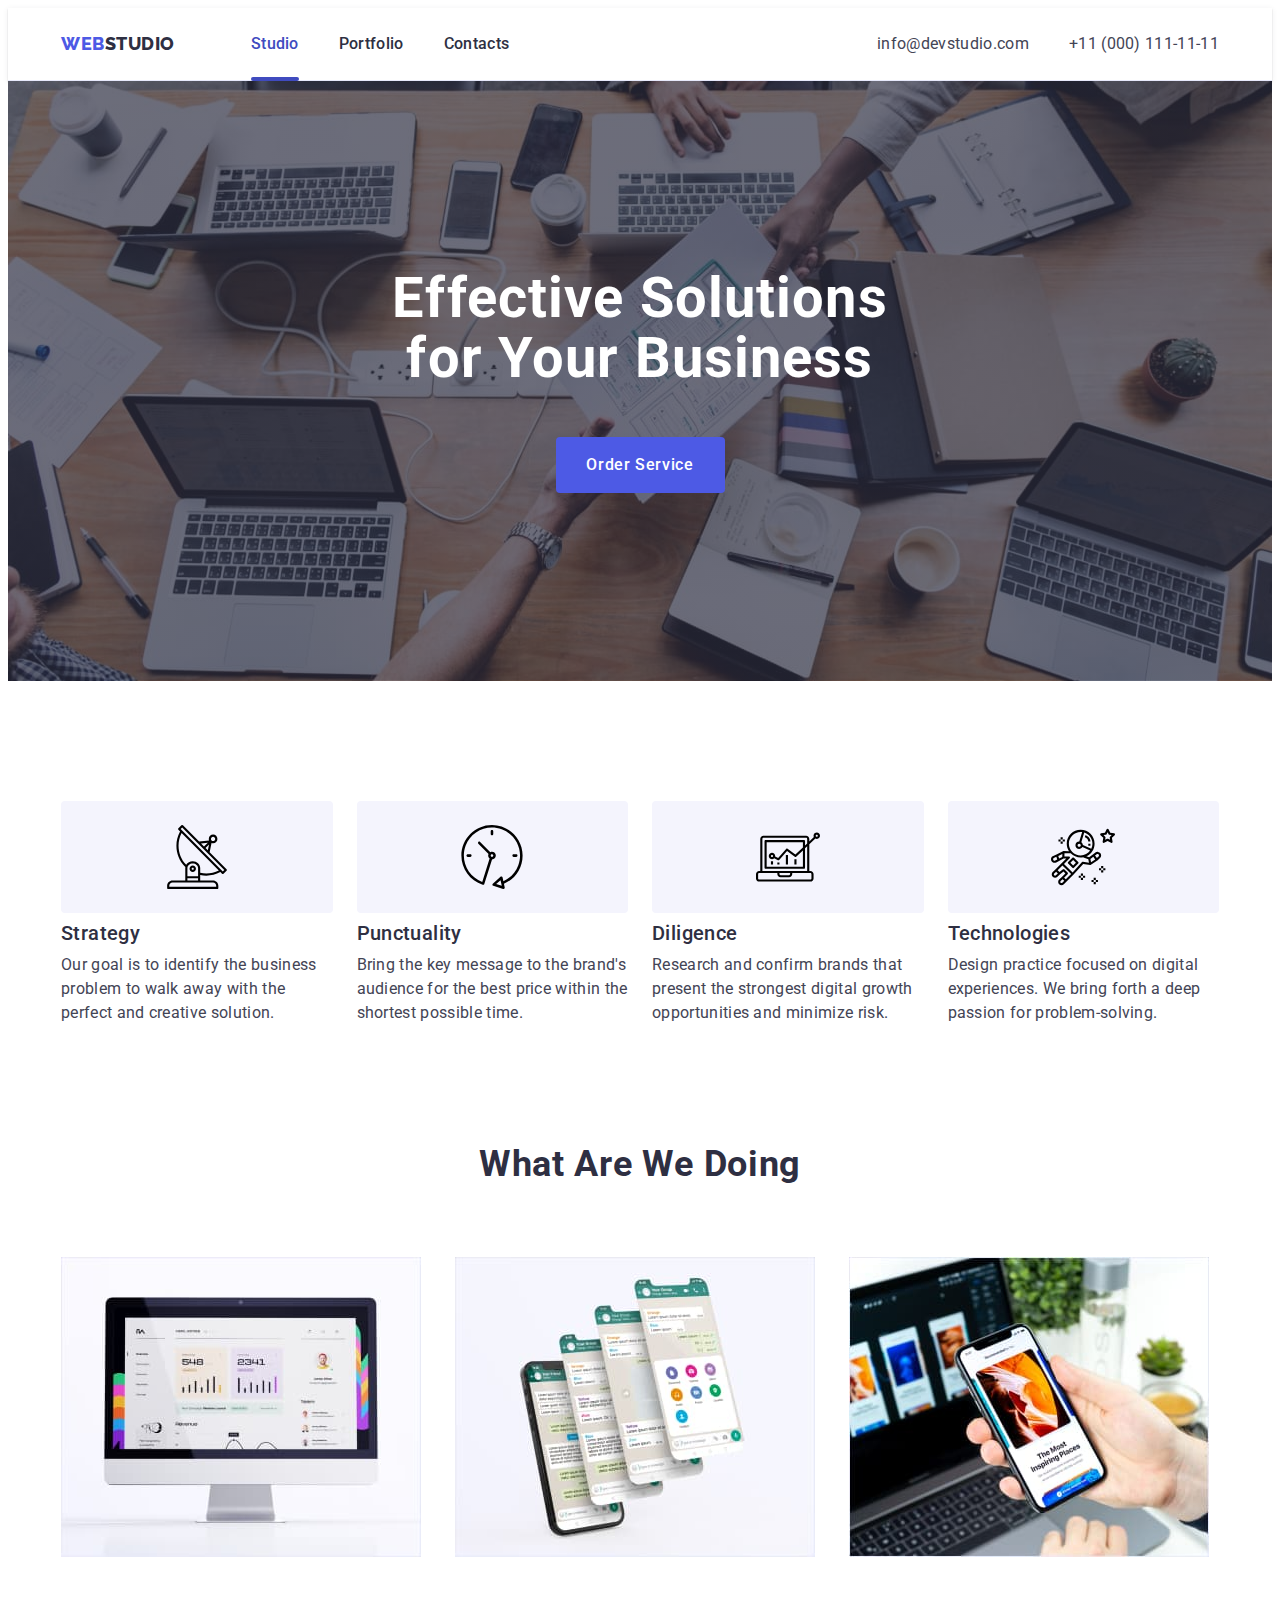
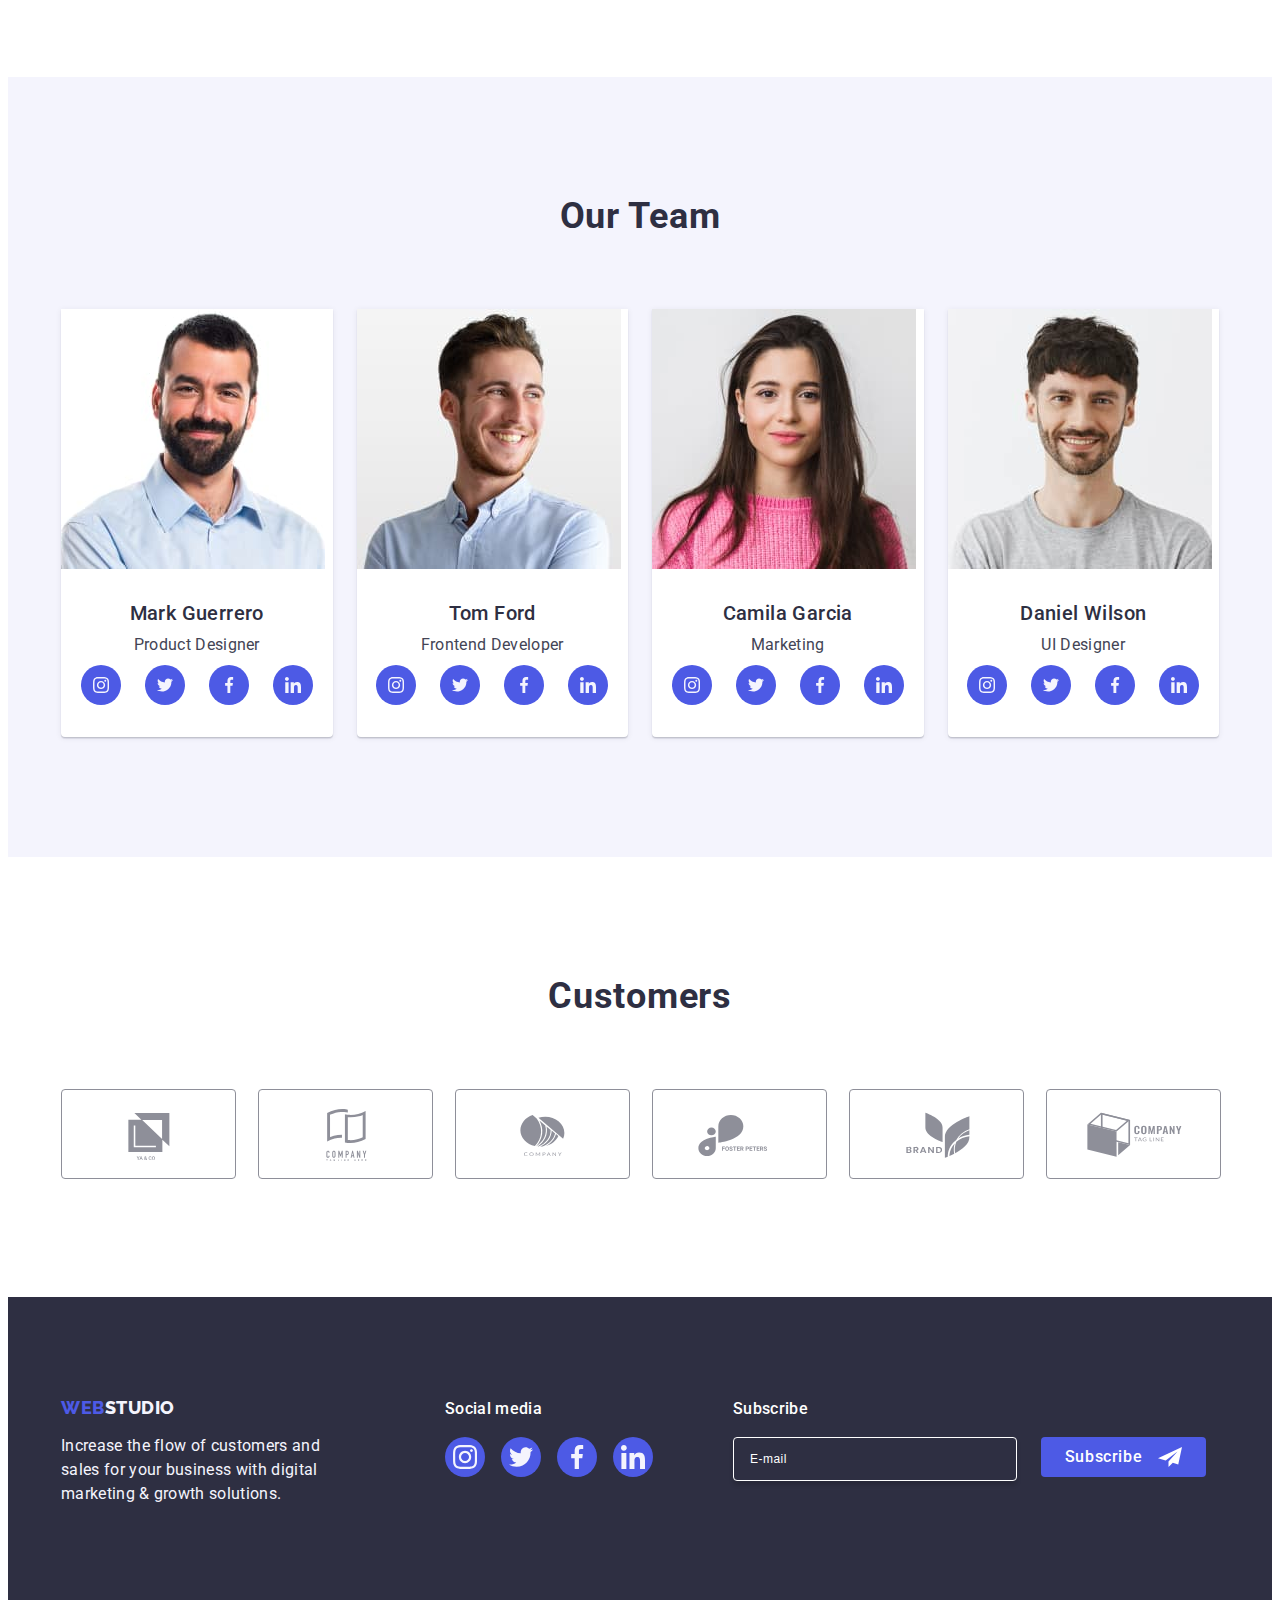
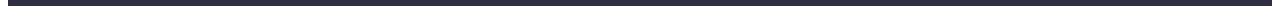
<file: index.html>
<!DOCTYPE html>
<html lang="en">
  <head>
    <meta charset="utf-8" />
    <meta name="description" content="WEBstudio site" />
    <link
      rel="stylesheet"
      href="https://cdnjs.cloudflare.com/ajax/libs/modern-normalize/2.0.0/modern-normalize.min.css"
      integrity="sha512-4xo8blKMVCiXpTaLzQSLSw3KFOVPWhm/TRtuPVc4WG6kUgjH6J03IBuG7JZPkcWMxJ5huwaBpOpnwYElP/m6wg=="
      crossorigin="anonymous"
      referrerpolicy="no-referrer"
    />
    <link href="./css/styles.css" rel="stylesheet" />
    <link rel="preconnect" href="https://fonts.googleapis.com" />
    <link rel="preconnect" href="https://fonts.gstatic.com" crossorigin />
    <link rel="preconnect" href="https://fonts.googleapis.com" />
    <link rel="preconnect" href="https://fonts.gstatic.com" crossorigin />
    <link
      href="https://fonts.googleapis.com/css2?family=Raleway:wght@800&family=Roboto:wght@400;500;700&display=swap"
      rel="stylesheet"
    />
    <title>WEBstudio</title>
  </head>
  <body>
    <header class="header">
      <div class="header-elements container">
        <nav class="navigation">
          <a href="./index.html" class="logo link"
            >WEB<span class="studio-logo">Studio</span>
          </a>
          <ul class="list menu">
            <li>
              <a href="./index.html" class="medium-text link menu-link current"
                >Studio</a
              >
            </li>
            <li>
              <a href="./portfolio.html" class="medium-text link menu-link"
                >Portfolio</a
              >
            </li>
            <li>
              <a href="" class="medium-text link menu-link">Contacts</a>
            </li>
          </ul>
        </nav>
        <address class="adress">
          <ul class="list menu">
            <li>
              <a
                href="mailto:info@devstudio.com"
                class="adress-text link menu-link"
                >info@devstudio.com</a
              >
            </li>
            <li>
              <a href="tel:+110001111111" class="adress-text link menu-link"
                >+11 (000) 111-11-11</a
              >
            </li>
          </ul>
        </address>
      </div>
    </header>
    <main>
      <section class="main-screen">
        <div class="container centered">
          <h1 class="h-one-title">Effective Solutions for Your Business</h1>
          <button type="button" class="button button-text" data-modal-open>
            Order Service
          </button>
        </div>
      </section>
      <section class="block-second">
        <div class="container">
          <h2 class="visually-hidden">About Us</h2>
          <ul class="list about-menu">
            <li class="element-list">
              <div class="icon">
                <svg width="64" height="64">
                  <use href="./images/icons.svg#icon-Group"></use>
                </svg>
              </div>
              <h3 class="h-three-title">Strategy</h3>
              <p class="p-text">
                Our goal is to identify the business problem to walk away with
                the perfect and creative solution.
              </p>
            </li>
            <li class="element-list">
              <div class="icon">
                <svg width="64" height="64">
                  <use href="./images/icons.svg#icon-clock"></use>
                </svg>
              </div>
              <h3 class="h-three-title">Punctuality</h3>
              <p class="p-text">
                Bring the key message to the brand's audience for the best price
                within the shortest possible time.
              </p>
            </li>
            <li class="element-list">
              <div class="icon">
                <svg width="64" height="64">
                  <use href="./images/icons.svg#icon-diagram"></use>
                </svg>
              </div>
              <h3 class="h-three-title">Diligence</h3>
              <p class="p-text">
                Research and confirm brands that present the strongest digital
                growth opportunities and minimize risk.
              </p>
            </li>
            <li class="element-list">
              <div class="icon">
                <svg width="64" height="64">
                  <use href="./images/icons.svg#icon-astronaut"></use>
                </svg>
              </div>
              <h3 class="h-three-title">Technologies</h3>
              <p class="p-text">
                Design practice focused on digital experiences. We bring forth a
                deep passion for problem-solving.
              </p>
            </li>
          </ul>
        </div>
      </section>
      <section class="block-third">
        <div class="container">
          <h2 class="h-two-title">What are we doing</h2>
          <ul class="list img-menu">
            <li class="img-element">
              <img src="./images/img1.jpg" width="360" alt="desctop screen" />
            </li>
            <li class="img-element">
              <img src="./images/img2.jpg" width="360" alt="mobiles screens" />
            </li>
            <li class="img-element">
              <img
                src="./images/img3.jpg"
                width="360"
                alt="holding mobile in hands"
              />
            </li>
          </ul>
        </div>
      </section>
      <section class="block-fourth">
        <div class="container">
          <h2 class="h-two-title">Our Team</h2>
          <ul class="list img-menu">
            <li class="list-el">
              <img
                src="./images/team1.jpg"
                width="264"
                height="260"
                alt="Mark Guerrero"
              />
              <div class="wrapper">
                <h3 class="h-three-title centered-title">Mark Guerrero</h3>
                <p class="p-text text-centered">Product Designer</p>
                <ul class="list socials-team">
                  <li class="socials-team-icon">
                    <a class="socials-team-link" href="">
                      <svg width="16" height="16" class="socials-team-svg">
                        <use href="./images/icons.svg#icon-instagram"></use>
                      </svg>
                    </a>
                  </li>
                  <li class="socials-team-icon">
                    <a class="socials-team-link" href="">
                      <svg width="16" height="16" class="socials-team-svg">
                        <use href="./images/icons.svg#icon-twitter"></use>
                      </svg>
                    </a>
                  </li>
                  <li class="socials-team-icon">
                    <a class="socials-team-link" href="">
                      <svg width="16" height="16" class="socials-team-svg">
                        <use href="./images/icons.svg#icon-facebook"></use>
                      </svg>
                    </a>
                  </li>
                  <li class="socials-team-icon">
                    <a class="socials-team-link" href="">
                      <svg width="16" height="16" class="socials-team-svg">
                        <use href="./images/icons.svg#icon-linkedin"></use>
                      </svg>
                    </a>
                  </li>
                </ul>
              </div>
            </li>
            <li class="list-el">
              <img
                src="./images/team2.jpg"
                width="264"
                height="260"
                alt="Tom Ford"
              />
              <div class="wrapper">
                <h3 class="h-three-title centered-title">Tom Ford</h3>
                <p class="p-text text-centered">Frontend Developer</p>
                <ul class="list socials-team">
                  <li class="socials-team-icon">
                    <a class="socials-team-link">
                      <svg width="16" height="16" class="socials-team-svg">
                        <use href="./images/icons.svg#icon-instagram"></use>
                      </svg>
                    </a>
                  </li>
                  <li class="socials-team-icon">
                    <a class="socials-team-link">
                      <svg width="16" height="16" class="socials-team-svg">
                        <use href="./images/icons.svg#icon-twitter"></use>
                      </svg>
                    </a>
                  </li>
                  <li class="socials-team-icon">
                    <a class="socials-team-link">
                      <svg width="16" height="16" class="socials-team-svg">
                        <use href="./images/icons.svg#icon-facebook"></use>
                      </svg>
                    </a>
                  </li>
                  <li class="socials-team-icon">
                    <a class="socials-team-link">
                      <svg width="16" height="16" class="socials-team-svg">
                        <use href="./images/icons.svg#icon-linkedin"></use>
                      </svg>
                    </a>
                  </li>
                </ul>
              </div>
            </li>
            <li class="list-el">
              <img
                src="./images/team3.jpg"
                width="264"
                height="260"
                alt="Gamila Garcia"
              />
              <div class="wrapper">
                <h3 class="h-three-title centered-title">Camila Garcia</h3>
                <p class="p-text text-centered">Marketing</p>
                <ul class="list socials-team">
                  <li class="socials-team-icon">
                    <a class="socials-team-link" href="">
                      <svg width="16" height="16" class="socials-team-svg">
                        <use href="./images/icons.svg#icon-instagram"></use>
                      </svg>
                    </a>
                  </li>
                  <li class="socials-team-icon">
                    <a class="socials-team-link" href="">
                      <svg width="16" height="16" class="socials-team-svg">
                        <use href="./images/icons.svg#icon-twitter"></use>
                      </svg>
                    </a>
                  </li>
                  <li class="socials-team-icon">
                    <a class="socials-team-link" href="">
                      <svg width="16" height="16" class="socials-team-svg">
                        <use href="./images/icons.svg#icon-facebook"></use>
                      </svg>
                    </a>
                  </li>
                  <li class="socials-team-icon">
                    <a class="socials-team-link" href="">
                      <svg width="16" height="16" class="socials-team-svg">
                        <use href="./images/icons.svg#icon-linkedin"></use>
                      </svg>
                    </a>
                  </li>
                </ul>
              </div>
            </li>
            <li class="list-el">
              <img
                src="./images/team4.jpg"
                width="264"
                height="260"
                alt="Daniel Wilson"
              />
              <div class="wrapper">
                <h3 class="h-three-title centered-title">Daniel Wilson</h3>
                <p class="p-text text-centered">UI Designer</p>
                <ul class="list socials-team">
                  <li class="socials-team-icon">
                    <a class="socials-team-link" href="">
                      <svg width="16" height="16" class="socials-team-svg">
                        <use href="./images/icons.svg#icon-instagram"></use>
                      </svg>
                    </a>
                  </li>
                  <li class="socials-team-icon">
                    <a class="socials-team-link" href="">
                      <svg width="16" height="16" class="socials-team-svg">
                        <use href="./images/icons.svg#icon-twitter"></use>
                      </svg>
                    </a>
                  </li>
                  <li class="socials-team-icon">
                    <a class="socials-team-link" href="">
                      <svg width="16" height="16" class="socials-team-svg">
                        <use href="./images/icons.svg#icon-facebook"></use>
                      </svg>
                    </a>
                  </li>
                  <li class="socials-team-icon">
                    <a class="socials-team-link" href="">
                      <svg width="16" height="16" class="socials-team-svg">
                        <use href="./images/icons.svg#icon-linkedin"></use>
                      </svg>
                    </a>
                  </li>
                </ul>
              </div>
            </li>
          </ul>
        </div>
      </section>
      <section class="fifth-block">
        <div class="container">
          <h2 class="h-two-title">Customers</h2>
          <ul class="list cust-list">
            <li class="cust-el">
              <a class="cust-link" href="">
                <svg width="104" height="56" class="cust-svg">
                  <use href="./images/icons.svg#icon-client1"></use>
                </svg>
              </a>
            </li>
            <li class="cust-el">
              <a class="cust-link" href="">
                <svg width="104" height="56" class="cust-svg">
                  <use href="./images/icons.svg#icon-client2"></use>
                </svg>
              </a>
            </li>
            <li class="cust-el">
              <a class="cust-link" href="">
                <svg width="104" height="56" class="cust-svg">
                  <use href="./images/icons.svg#icon-client3"></use>
                </svg>
              </a>
            </li>
            <li class="cust-el">
              <a class="cust-link" href="">
                <svg width="104" height="56" class="cust-svg">
                  <use href="./images/icons.svg#icon-client4"></use>
                </svg>
              </a>
            </li>
            <li class="cust-el">
              <a class="cust-link" href="">
                <svg width="104" height="56" class="cust-svg">
                  <use href="./images/icons.svg#icon-client5"></use>
                </svg>
              </a>
            </li>
            <li class="cust-el">
              <a class="cust-link" href="">
                <svg width="104" height="56" class="cust-svg">
                  <use href="./images/icons.svg#icon-client6"></use>
                </svg>
              </a>
            </li>
          </ul>
        </div>
      </section>
    </main>
    <footer class="footer">
      <div class="container footer-container">
        <div class="footer-first">
          <a href="./index.html" class="logo link footer-logo"
            >WEB<span class="studio-logo-white">Studio</span></a
          >
          <p class="footer-text">
            Increase the flow of customers and sales for your business with
            digital marketing & growth solutions.
          </p>
        </div>
        <div class="footer-socials">
          <p class="footer-socials-title">Social media</p>
          <ul class="list footer-socials-list">
            <li class="foot-soc-el">
              <a href="" class="foot-soc-link">
                <svg width="24" height="24" class="foot-soc-svg">
                  <use href="./images/icons.svg#icon-instagram"></use>
                </svg>
              </a>
            </li>
            <li class="foot-soc-el">
              <a href="" class="foot-soc-link">
                <svg width="24" height="24" class="foot-soc-svg">
                  <use href="./images/icons.svg#icon-twitter"></use>
                </svg>
              </a>
            </li>
            <li class="foot-soc-el">
              <a href="" class="foot-soc-link">
                <svg width="24" height="24" class="foot-soc-svg">
                  <use href="./images/icons.svg#icon-facebook"></use>
                </svg>
              </a>
            </li>
            <li class="foot-soc-el">
              <a href="" class="foot-soc-link">
                <svg width="24" height="24" class="foot-soc-svg">
                  <use href="./images/icons.svg#icon-linkedin"></use>
                </svg>
              </a>
            </li>
          </ul>
        </div>
        <div class="subscribe">
          <p class="sub-text">Subscribe</p>
          <form class="sub-form">
            <label class="sub-label">
              <input
                type="email"
                name="email"
                placeholder="E-mail"
                class="sub-input"
              />
            </label>
            <button type="submit" class="sub-button">
              Subscribe
              <svg width="24" height="24" class="sub-button-svg">
                <use href="./images/icons.svg#icon-subscribe-button"></use>
              </svg>
            </button>
          </form>
        </div>
      </div>
    </footer>
    <div class="modal is-hidden" data-modal>
      <div class="modal-window">
        <button type="button" data-modal-close class="close-modal-button">
          <svg width="8" height="8" class="close-svg">
            <use href="./images/icons.svg#icon-close"></use>
          </svg>
        </button>
        <p class="modal-text">Leave your contacts and we will call you back</p>

        <form class="modal-form">
          <div class="modal-form-container">
            <label for="user-name" class="modal-label">Name</label>
            <div class="modal-input-container">
              <input
                type="text"
                name="user-name"
                id="user-name"
                class="input"
              />
              <svg width="18" height="24" class="input-svg">
                <use href="./images/icons.svg#icon-inpute-user"></use>
              </svg>
            </div>
          </div>
          <div class="modal-form-container">
            <label for="phone" class="modal-label">Phone</label>
            <div class="modal-input-container">
              <input type="tel" name="phone" id="phone" class="input" />
              <svg width="18" height="24" class="input-svg">
                <use href="./images/icons.svg#icon-inpute-phone"></use>
              </svg>
            </div>
          </div>
          <div class="modal-form-container">
            <label for="email" class="modal-label">Email</label>
            <div class="modal-input-container">
              <input type="email" name="email" id="email" class="input" />
              <svg width="18" height="24" class="input-svg">
                <use href="./images/icons.svg#icon-inpute-mail"></use>
              </svg>
            </div>
          </div>
          <div class="modal-form-container-text">
            <label for="user-comment" class="modal-label">Comment</label>
            <textarea
              id="user-comment"
              name="user-comment"
              placeholder="Text input"
              class="textarea-comment"
            >
            </textarea>
          </div>
          <div class="modal-form-container-checkbox">
            <input
              type="checkbox"
              id="user-privacy"
              value="true"
              name="user-privacy"
              class="input-checkbox visually-hidden"
            />
            <label for="user-privacy" class="label-checkbox">
              <span class="privacy-custom">
                <svg width="10" height="8" class="checkbox-svg">
                  <use href="./images/icons.svg#icon-checked"></use>
                </svg>
              </span>
              I accept the terms and conditions of the

              <a class="privacy-link" href="">Privacy Policy</a>
            </label>
          </div>
          <button class="button-submit">Send</button>
        </form>
      </div>
    </div>
    <script src="./js/modal.js"></script>
  </body>
</html>
</file>
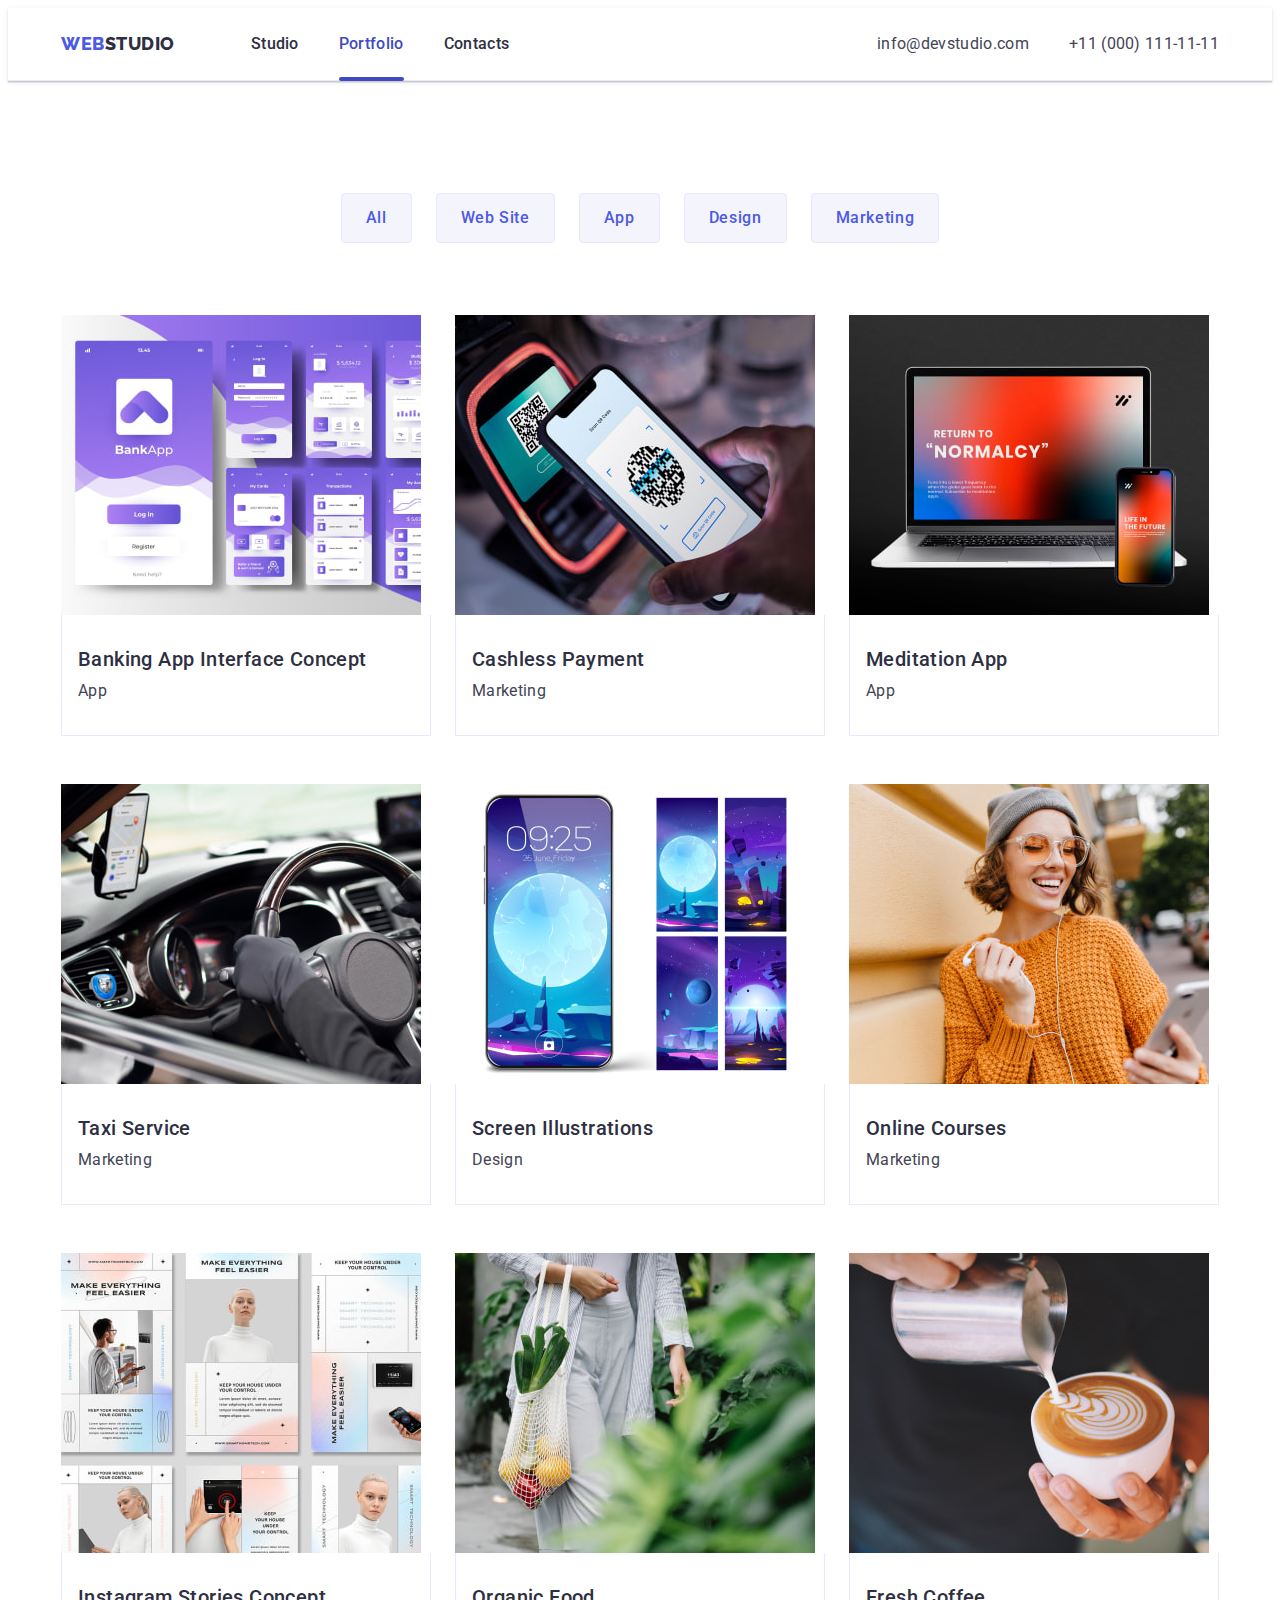
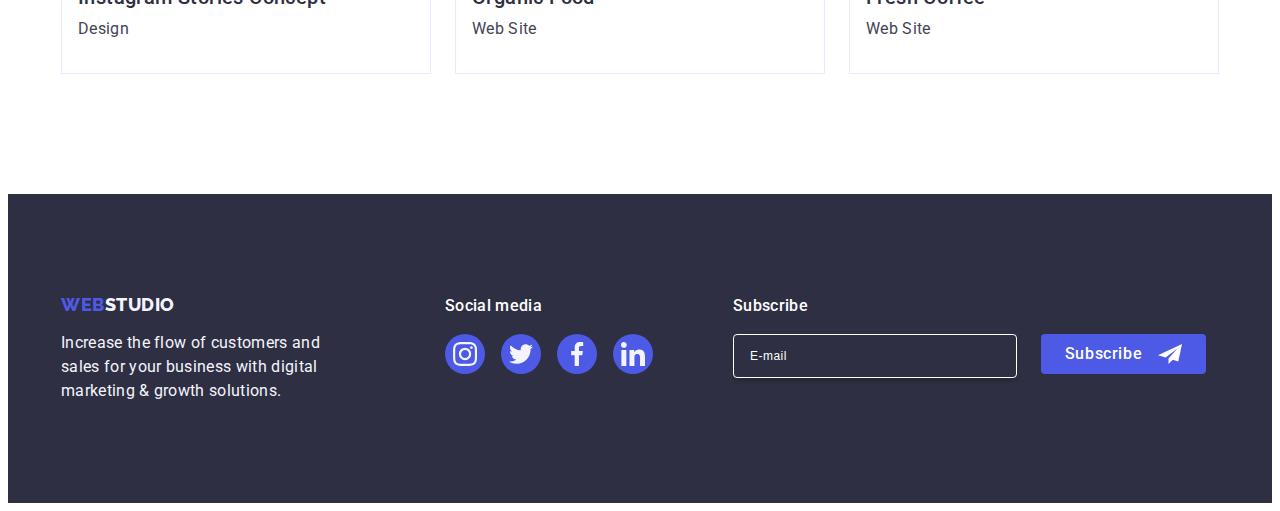
<file: portfolio.html>
<!DOCTYPE html>
<html lang="en">
  <head>
    <meta charset="utf-8" />
    <meta name="description" content="WEBstudio site" />
    <link
      rel="stylesheet"
      href="https://cdnjs.cloudflare.com/ajax/libs/modern-normalize/2.0.0/modern-normalize.min.css"
      integrity="sha512-4xo8blKMVCiXpTaLzQSLSw3KFOVPWhm/TRtuPVc4WG6kUgjH6J03IBuG7JZPkcWMxJ5huwaBpOpnwYElP/m6wg=="
      crossorigin="anonymous"
      referrerpolicy="no-referrer"
    />
    <link href="./css/styles.css" rel="stylesheet" />
    <link rel="preconnect" href="https://fonts.googleapis.com" />
    <link rel="preconnect" href="https://fonts.gstatic.com" crossorigin />
    <link rel="preconnect" href="https://fonts.googleapis.com" />
    <link rel="preconnect" href="https://fonts.gstatic.com" crossorigin />
    <link
      href="https://fonts.googleapis.com/css2?family=Raleway:wght@800&family=Roboto:wght@400;500;700&display=swap"
      rel="stylesheet"
    />
    <title>Portfolio</title>
  </head>
  <body>
    <header class="header">
      <div class="header-elements container">
        <nav class="navigation">
          <a href="./index.html" class="logo link"
            >WEB<span class="studio-logo">Studio</span>
          </a>
          <ul class="list menu">
            <li>
              <a href="./index.html" class="medium-text link menu-link"
                >Studio</a
              >
            </li>
            <li>
              <a
                href="./portfolio.html"
                class="medium-text link menu-link current"
                >Portfolio</a
              >
            </li>
            <li>
              <a href="" class="medium-text link menu-link">Contacts</a>
            </li>
          </ul>
        </nav>
        <address class="adress">
          <ul class="list menu">
            <li>
              <a
                href="mailto:info@devstudio.com"
                class="adress-text link menu-link"
                >info@devstudio.com</a
              >
            </li>
            <li>
              <a href="tel:+110001111111" class="adress-text link menu-link"
                >+11 (000) 111-11-11</a
              >
            </li>
          </ul>
        </address>
      </div>
    </header>
    <main>
      <section class="portfolio-content" id="portfolio-content">
        <div class="container">
          <h1 class="visually-hidden">Portfolio</h1>
          <ul class="list portfolio-filter-list">
            <li>
              <button type="button" class="button-filter">All</button>
            </li>
            <li>
              <button type="button" class="button-filter">Web Site</button>
            </li>
            <li>
              <button type="button" class="button-filter">App</button>
            </li>
            <li>
              <button type="button" class="button-filter">Design</button>
            </li>
            <li>
              <button type="button" class="button-filter">Marketing</button>
            </li>
          </ul>
          <ul class="list portfolio-list">
            <li class="portfolio-el">
              <a href="" class="link portfolio-link">
                <div class="portfolio-image-container">
                  <img
                    src="./images/portfolio1.jpg"
                    width="360"
                    alt="Cashless Payment"
                  />
                  <p class="p-text portfolio-p">
                    - 14 Stylish and User-Friendly App Design Concepts · Task
                    Manager App · Calorie Tracker App · Exotic Fruit Ecommerce
                    App · Cloud Storage App
                  </p>
                </div>
                <div class="wrapper-portfolio-el">
                  <h2 class="h-three-title-portfolio">
                    Banking App Interface Concept
                  </h2>
                  <p class="p-text">App</p>
                </div>
              </a>
            </li>
            <li class="portfolio-el">
              <a href="" class="link portfolio-link">
                <div class="portfolio-image-container">
                  <img
                    src="./images/portfolio2.jpg"
                    width="360"
                    alt="Cashless Payment"
                  />
                  <p class="p-text portfolio-p">
                    - 14 Stylish and User-Friendly App Design Concepts · Task
                    Manager App · Calorie Tracker App · Exotic Fruit Ecommerce
                    App · Cloud Storage App
                  </p>
                </div>
                <div class="wrapper-portfolio-el">
                  <h2 class="h-three-title-portfolio">Cashless Payment</h2>
                  <p class="p-text">Marketing</p>
                </div>
              </a>
            </li>
            <li class="portfolio-el">
              <a href="" class="link portfolio-link">
                <div class="portfolio-image-container">
                  <img
                    src="./images/portfolio3.jpg"
                    width="360"
                    alt="Cashless Payment"
                  />
                  <p class="p-text portfolio-p">
                    - 14 Stylish and User-Friendly App Design Concepts · Task
                    Manager App · Calorie Tracker App · Exotic Fruit Ecommerce
                    App · Cloud Storage App
                  </p>
                </div>
                <div class="wrapper-portfolio-el">
                  <h2 class="h-three-title-portfolio">Meditation App</h2>
                  <p class="p-text">App</p>
                </div>
              </a>
            </li>
            <li class="portfolio-el">
              <a href="" class="link portfolio-link">
                <div class="portfolio-image-container">
                  <img
                    src="./images/portfolio4.jpg"
                    width="360"
                    alt="Cashless Payment"
                  />
                  <p class="p-text portfolio-p">
                    - 14 Stylish and User-Friendly App Design Concepts · Task
                    Manager App · Calorie Tracker App · Exotic Fruit Ecommerce
                    App · Cloud Storage App
                  </p>
                </div>
                <div class="wrapper-portfolio-el">
                  <h2 class="h-three-title-portfolio">Taxi Service</h2>
                  <p class="p-text">Marketing</p>
                </div>
              </a>
            </li>
            <li class="portfolio-el">
              <a href="" class="link portfolio-link">
                <div class="portfolio-image-container">
                  <img
                    src="./images/portfolio5.jpg"
                    width="360"
                    alt="Cashless Payment"
                  />
                  <p class="p-text portfolio-p">
                    - 14 Stylish and User-Friendly App Design Concepts · Task
                    Manager App · Calorie Tracker App · Exotic Fruit Ecommerce
                    App · Cloud Storage App
                  </p>
                </div>
                <div class="wrapper-portfolio-el">
                  <h2 class="h-three-title-portfolio">Screen Illustrations</h2>
                  <p class="p-text">Design</p>
                </div>
              </a>
            </li>
            <li class="portfolio-el">
              <a href="" class="link portfolio-link">
                <div class="portfolio-image-container">
                  <img
                    src="./images/portfolio6.jpg"
                    width="360"
                    alt="Cashless Payment"
                  />
                  <p class="p-text portfolio-p">
                    - 14 Stylish and User-Friendly App Design Concepts · Task
                    Manager App · Calorie Tracker App · Exotic Fruit Ecommerce
                    App · Cloud Storage App
                  </p>
                </div>
                <div class="wrapper-portfolio-el">
                  <h2 class="h-three-title-portfolio">Online Courses</h2>
                  <p class="p-text">Marketing</p>
                </div>
              </a>
            </li>
            <li class="portfolio-el">
              <a href="" class="link portfolio-link">
                <div class="portfolio-image-container">
                  <img
                    src="./images/portfolio7.jpg"
                    width="360"
                    alt="Cashless Payment"
                  />
                  <p class="p-text portfolio-p">
                    - 14 Stylish and User-Friendly App Design Concepts · Task
                    Manager App · Calorie Tracker App · Exotic Fruit Ecommerce
                    App · Cloud Storage App
                  </p>
                </div>
                <div class="wrapper-portfolio-el">
                  <h2 class="h-three-title-portfolio">
                    Instagram Stories Concept
                  </h2>
                  <p class="p-text">Design</p>
                </div>
              </a>
            </li>
            <li class="portfolio-el">
              <a href="" class="link portfolio-link">
                <div class="portfolio-image-container">
                  <img
                    src="./images/portfolio8.jpg"
                    width="360"
                    alt="Cashless Payment"
                  />
                  <p class="p-text portfolio-p">
                    - 14 Stylish and User-Friendly App Design Concepts · Task
                    Manager App · Calorie Tracker App · Exotic Fruit Ecommerce
                    App · Cloud Storage App
                  </p>
                </div>
                <div class="wrapper-portfolio-el">
                  <h2 class="h-three-title-portfolio">Organic Food</h2>
                  <p class="p-text">Web Site</p>
                </div>
              </a>
            </li>
            <li class="portfolio-el">
              <a href="" class="link portfolio-link">
                <div class="portfolio-image-container">
                  <img
                    src="./images/portfolio9.jpg"
                    width="360"
                    alt="Cashless Payment"
                  />
                  <p class="p-text portfolio-p">
                    - 14 Stylish and User-Friendly App Design Concepts · Task
                    Manager App · Calorie Tracker App · Exotic Fruit Ecommerce
                    App · Cloud Storage App
                  </p>
                </div>
                <div class="wrapper-portfolio-el">
                  <h2 class="h-three-title-portfolio">Fresh Coffee</h2>
                  <p class="p-text">Web Site</p>
                </div>
              </a>
            </li>
          </ul>
        </div>
      </section>
    </main>
    <footer class="footer">
      <div class="container footer-container">
        <div class="footer-first">
          <a href="./index.html" class="logo link footer-logo"
            >WEB<span class="studio-logo-white">Studio</span></a
          >
          <p class="footer-text">
            Increase the flow of customers and sales for your business with
            digital marketing & growth solutions.
          </p>
        </div>
        <div class="footer-socials">
          <p class="footer-socials-title">Social media</p>
          <ul class="list footer-socials-list">
            <li class="foot-soc-el">
              <a href="" class="foot-soc-link">
                <svg width="24" height="24" class="foot-soc-svg">
                  <use href="./images/icons.svg#icon-instagram"></use>
                </svg>
              </a>
            </li>
            <li class="foot-soc-el">
              <a href="" class="foot-soc-link">
                <svg width="24" height="24" class="foot-soc-svg">
                  <use href="./images/icons.svg#icon-twitter"></use>
                </svg>
              </a>
            </li>
            <li class="foot-soc-el">
              <a href="" class="foot-soc-link">
                <svg width="24" height="24" class="foot-soc-svg">
                  <use href="./images/icons.svg#icon-facebook"></use>
                </svg>
              </a>
            </li>
            <li class="foot-soc-el">
              <a href="" class="foot-soc-link">
                <svg width="24" height="24" class="foot-soc-svg">
                  <use href="./images/icons.svg#icon-linkedin"></use>
                </svg>
              </a>
            </li>
          </ul>
        </div>
        <div class="subscribe">
          <p class="sub-text">Subscribe</p>
          <form class="sub-form">
            <label class="sub-label">
              <input
                type="email"
                name="email"
                placeholder="E-mail"
                class="sub-input"
              />
            </label>
            <button type="submit" class="sub-button">
              Subscribe
              <svg width="24" height="24" class="sub-button-svg">
                <use href="./images/icons.svg#icon-subscribe-button"></use>
              </svg>
            </button>
          </form>
        </div>
      </div>
    </footer>
  </body>
</html>
</file>
<file: css/styles.css>
:root {
  --primary-brand: #4d5ae5;
  --pressed-state: #404bbf;
  --dark: #2e2f42;
  --succes: #31d0aa;
  --text: #434455;
  --subtle-text: #8e8f99;
  --accent: #e7e9fc;
  --light: #f4f4fd;
  --modal-overlay: #2e2f4266;
  --hero-background: #2e2f42b2;
  --white-background: #ffffff;
  --modal-backgroung: #fcfcfc;
}

body {
  font-family: "Roboto", sans-serif;
  size: 16px;
  line-height: 24px;
  letter-spacing: 0.02em;
  color: var(--text);
  background-color: var(--white-background);
}

a {
  font-size: 12px;
  line-height: 16px;
  letter-spacing: 0.04em;
  text-decoration: none;
}

h1,
h2,
h3,
p {
  margin: 0;
}

.h-one-title {
  font-size: 56px;
  line-height: 1.07;
  letter-spacing: 0.02em;
  text-align: center;
  color: var(--white-background);
  max-width: 496px;
  margin-bottom: 48px;
}

.h-two-title {
  font-size: 36px;
  line-height: 1.11;
  letter-spacing: 0.02em;
  text-align: center;
  text-transform: capitalize;
  color: var(--dark);
  margin-bottom: 72px;
}

.h-three-title {
  font-size: 20px;
  font-weight: 500;
  line-height: 1.2;
  letter-spacing: 0.02em;
  color: var(--dark);
  margin-bottom: 8px;
}

.centered-title {
  text-align: center;
}

.p-text {
  font-size: 16px;
  line-height: 1.5;
  letter-spacing: 0.02em;
  color: var(--text);
}

.text-centered {
  text-align: center;
  margin-bottom: 8px;
}

.small-text {
  font-size: 12px;
  line-height: 12px;
  letter-spacing: 0.04em;
}

.medium-text {
  font-weight: 500;
  font-size: 16px;
  line-height: 1.5;
  letter-spacing: 0.02em;
  color: var(--dark);
}

.button {
  font-family: "Roboto", sans-serif;
  background-color: var(--primary-brand);
  color: var(--white-background);
  font-size: 16px;
  font-weight: 500;
  line-height: 1.5;
  letter-spacing: 0.04em;
  text-align: center;
  cursor: pointer;
  display: block;
  min-width: 169px;
  height: 56px;
  border: none;
  border-radius: 4px;
  transition: background-color 250ms cubic-bezier(0.4, 0, 0.2, 1);
}

.button:hover,
.button:focus {
  background-color: var(--pressed-state);
}

.link {
  text-decoration: none;
  display: block;
}

.link:hover,
.link:focus {
  color: var(--pressed-state);
}

.logo {
  font-family: "Raleway", sans-serif;
  font-size: 18px;
  font-weight: 800;
  line-height: 1.17;
  letter-spacing: 0.03em;
  text-align: left;
  color: var(--primary-brand);
  text-transform: uppercase;
  margin-right: 76px;
}

.white {
  color: var(--accent);
}

.studio-logo {
  color: var(--dark);
}

.studio-logo-white {
  color: var(--light);
}

.list {
  list-style: none;
}

.visually-hidden {
  position: absolute;
  width: 1px;
  height: 1px;
  margin: -1px;
  border: 0;
  padding: 0;
  white-space: nowrap;
  clip-path: inset(100%);
  clip: rect(0 0 0 0);
  overflow: hidden;
}

img {
  display: block;
}

.container {
  width: 1158px;
  margin: 0 auto;
  padding: 0 15px;
}
/*HEADER*/

.header {
  border-bottom: 1px solid #e7e9fc;
  box-shadow: 0px 2px 1px rgba(46, 47, 66, 0.08),
    0px 1px 1px rgba(46, 47, 66, 0.16), 0px 1px 6px rgba(46, 47, 66, 0.08);
}

.header-elements {
  display: flex;
  justify-content: space-between;
}

.navigation {
  display: flex;
  align-items: center;
}

.menu {
  display: flex;
  gap: 40px;
  margin: 0;
  padding-left: 0;
}

.menu-link {
  position: relative;
  padding: 24px 0;
  transition: color 250ms cubic-bezier(0.4, 0, 0.2, 1);
}

.current {
  color: var(--pressed-state);
}

.current::after {
  content: "";
  position: absolute;
  left: 0;
  bottom: -1px;
  height: 4px;
  background-color: var(--pressed-state);
  border-radius: 2px;
  width: 100%;
}

address {
  font-style: normal;
}

.adress-text {
  font-size: 16px;
  line-height: 1.5;
  letter-spacing: 0.02em;
  color: var(--text);
}

/* MAIN-SCREEN */

.main-screen {
  max-width: 1440px;
  margin: 0 auto;
  padding: 188px 0;
  color: var(--white-background);
  background-color: var(--dark);
  background-image: linear-gradient(
      rgba(46, 47, 66, 0.7),
      rgba(46, 47, 66, 0.7)
    ),
    url(../images/hero-bg.jpg);
  background-repeat: no-repeat;
  background-position: center;
  background-size: cover;
}

.centered {
  display: flex;
  flex-direction: column;
  align-items: center;
}
/* BLOCK-2 */

.block-second {
  padding: 120px 0;
}

.about-menu {
  display: flex;
  gap: 24px;
  margin: 0;
  padding-left: 0;
}

.element-list {
  width: calc((100% - 72px) / 4);
}

.icon {
  display: flex;
  align-items: center;
  justify-content: center;
  height: 112px;
  background-color: var(--light);
  border-radius: 4px;
  margin-bottom: 8px;
}
/* BLOCK-3 */

.block-third {
  padding-bottom: 120px;
}

.img-menu {
  display: flex;
  gap: 24px;
  margin: 0;
  padding-left: 0;
}

.img-element {
  width: calc((100% - 48px) / 3);
}

/* BLOCK-4 */

.block-fourth {
  background-color: var(--light);
  padding: 120px 0;
}

.list-el {
  background-color: var(--white-background);
  width: calc((100% - 72px) / 4);
  border-radius: 0px 0px 4px 4px;
  box-shadow: 0px 1px 6px rgba(46, 47, 66, 0.08),
    0px 1px 1px rgba(46, 47, 66, 0.16), 0px 2px 1px rgba(46, 47, 66, 0.08);
}

.wrapper {
  padding: 32px 0;
}

.socials-team {
  display: flex;
  justify-content: center;
  gap: 24px;
  margin: 0;
  padding: 0;
}

.socials-team-icon {
  width: 40px;
  height: 40px;
}

.socials-team-link {
  width: 100%;
  height: 100%;
  background-color: var(--primary-brand);
  border-radius: 50%;
  display: flex;
  align-items: center;
  justify-content: center;
  cursor: pointer;
  transition: background-color 250ms cubic-bezier(0.4, 0, 0.2, 1);
}

.socials-team-link:hover {
  background-color: var(--pressed-state);
}

.socials-team-link:focus {
  background-color: var(--pressed-state);
}

.socials-team-svg {
  fill: var(--light);
}

/* BLOCK-5 */

.fifth-block {
  padding-top: 120px;
  padding-bottom: 120px;
}

.cust-list {
  margin: 0;
  padding-left: 0;
  display: flex;
  gap: 24px;
}

.cust-el {
  width: calc((100% - 120px) / 6);
  height: 88px;
}

.cust-link {
  width: 100%;
  height: 100%;
  border: 1px solid var(--subtle-text);
  border-radius: 4px;
  display: flex;
  align-items: center;
  justify-content: center;
  color: var(--subtle-text);
  transition: border-color 250ms cubic-bezier(0.4, 0, 0.2, 1),
    color 250ms cubic-bezier(0.4, 0, 0.2, 1);
}

.cust-link:hover {
  border-color: var(--pressed-state);
  color: var(--pressed-state);
}

.cust-link:focus {
  border-color: var(--pressed-state);
  color: var(--pressed-state);
}

.cust-svg {
  fill: currentColor;
}
/* filter block  */

/* portfolio-content */

.h-three-title-portfolio {
  font-size: 20px;
  font-weight: 500;
  line-height: 1.2;
  letter-spacing: 0.02em;
  color: var(--dark);
  margin-bottom: 8px;
}

.portfolio-content {
  padding-top: 96px;
  padding-bottom: 120px;
}

.portfolio-filter-list {
  display: flex;
  justify-content: center;
  gap: 24px;
  margin-bottom: 72px;
  padding-left: 0;
}

.button-filter {
  font-family: "Roboto", sans-serif;
  background-color: var(--light);
  color: var(--primary-brand);
  font-size: 16px;
  font-weight: 500;
  line-height: 1.5;
  letter-spacing: 0.04em;
  text-align: center;
  cursor: pointer;
  padding: 12px 24px;
  border: 1px solid var(--accent);
  border-radius: 4px;
  transition: color 250ms cubic-bezier(0.4, 0, 0.2, 1),
    background-color 250ms cubic-bezier(0.4, 0, 0.2, 1),
    border-color 250ms cubic-bezier(0.4, 0, 0.2, 1),
    box-shadow 250ms cubic-bezier(0.4, 0, 0.2, 1);
}

.button-filter:focus,
.button-filter:hover {
  color: var(--white-background);
  background-color: var(--pressed-state);
  border: 1px solid transparent;
  box-shadow: 0px 3px 1px rgba(0, 0, 0, 0.1), 0px 2px 1px rgba(0, 0, 0, 0.08),
    0px 2px 2px rgba(0, 0, 0, 0.12);
}

.portfolio-list {
  display: flex;
  flex-wrap: wrap;
  column-gap: 24px;
  row-gap: 48px;
  margin: 0;
  padding-left: 0;
}

.portfolio-el {
  width: calc((100% - 48px) / 3);
  /* overflow: hidden; */
}

.wrapper-portfolio-el {
  padding: 32px 16px;
  border: 1px solid #e7e9fc;
  border-top: none;
}

.portfolio-link {
  transition: box-shadow 250ms cubic-bezier(0.4, 0, 0.2, 1);
}

.portfolio-link:hover,
.portfolio-link:focus {
  box-shadow: 0px 1px 6px rgba(46, 47, 66, 0.08),
    0px 1px 1px rgba(46, 47, 66, 0.16), 0px 2px 1px rgba(46, 47, 66, 0.08);
}

.portfolio-link:hover .portfolio-p {
  transform: translateY(0%);
}

.portfolio-link:focus .portfolio-p {
  transform: translateY(0%);
}

.portfolio-image-container {
  position: relative;
  overflow: hidden;
}

.portfolio-p {
  position: absolute;
  top: 0;
  font-size: 16px;
  line-height: 1.5;
  letter-spacing: 0.02em;
  color: var(--light);
  padding: 40px 32px;
  background-color: #4d5ae5;
  height: 100%;
  width: 100%;
  transform: translateY(100%);
  transition: transform 250ms cubic-bezier(0.4, 0, 0.2, 1);
}

/* FOOTER */

.footer {
  background-color: var(--dark);
  color: var(--white-background);
  padding: 100px 0;
}

.footer-text {
  line-height: 1.5;
  color: var(--light);
  letter-spacing: 0.02em;
  max-width: 264px;
}

.footer-logo {
  display: inline-block;
  margin-bottom: 16px;
}

.footer-container {
  display: flex;
  align-items: baseline;
}

.footer-first {
  margin-right: 120px;
}

.footer-socials-title {
  font-weight: 500;
  font-size: 16px;
  line-height: 1.5;
  letter-spacing: 0.02em;
  color: var(--white-background);
  margin-bottom: 16px;
}

.footer-socials-list {
  display: flex;
  gap: 16px;
  margin: 0;
  padding-left: 0;
}

.foot-soc-el {
  width: 40px;
  height: 40px;
}

.foot-soc-link {
  width: 100%;
  height: 100%;
  background-color: var(--primary-brand);
  border-radius: 50%;
  display: flex;
  align-items: center;
  justify-content: center;
  transition: background-color 250ms cubic-bezier(0.4, 0, 0.2, 1);
}

.foot-soc-link:hover,
.foot-soc-link:focus {
  background-color: var(--succes);
}

.foot-soc-svg {
  fill: var(--light);
}

.sub-text {
  margin-bottom: 16px;
  font-size: 16px;
  font-style: normal;
  font-weight: 500;
  line-height: 1.5;
  letter-spacing: 0.02em;
  color: var(--white-background);
}

.sub-form {
  display: flex;
  gap: 24px;
}

.sub-label {
}

.sub-input {
  width: 264px;
  height: 40px;
  border: 1px solid var(--white-background);
  background-color: transparent;
  font-size: 12px;
  line-height: 1.5;
  letter-spacing: 0.04em;
  padding-left: 16px;
  box-shadow: 0px 4px 4px 0px rgba(0, 0, 0, 0.15);
  border-radius: 4px;
  color: var(--white-background);
}

.sub-input::placeholder {
  color: var(--white-background);
}

.footer-socials {
  padding-right: 80px;
}

.sub-button {
  min-width: 165px;
  height: 40px;
  display: flex;
  justify-content: center;
  align-items: center;
  font-family: "Roboto", sans-serif;
  font-size: 16px;
  font-weight: 500;
  line-height: 1.5;
  letter-spacing: 0.04em;
  color: var(--white-background);
  cursor: pointer;
  background-color: var(--primary-brand);
  border: none;
  border-radius: 4px;
}

.sub-button:hover,
.sub-button:focus {
  background-color: var(--pressed-state);
}

.sub-button-svg {
  margin-left: 16px;
}
/* MODAL */

.modal {
  position: fixed;
  top: 0;
  left: 0;
  width: 100%;
  height: 100%;
  background-color: rgba(46, 47, 66, 0.4);
  transition: opacity 250ms cubic-bezier(0.4, 0, 0.2, 1),
    visibility 250ms cubic-bezier(0.4, 0, 0.2, 1);
}

.is-hidden {
  opacity: 0;
  visibility: hidden;
  pointer-events: none;
}

.modal-window {
  position: absolute;
  top: 50%;
  left: 50%;
  transform: translate(-50%, -50%) scale(1);
  width: 408px;
  min-height: 584px;
  background: var(--modal-backgroung);
  box-shadow: 0px 1px 1px rgba(0, 0, 0, 0.14), 0px 1px 3px rgba(0, 0, 0, 0.12),
    0px 2px 1px rgba(0, 0, 0, 0.2);
  border-radius: 4px;
  transition: transform 250ms cubic-bezier(0.4, 0, 0.2, 1);

  padding: 72px 24px 24px 24px;
}

.close-modal-button {
  position: absolute;
  top: 24px;
  right: 24px;
  width: 24px;
  height: 24px;
  border-radius: 50%;
  display: flex;
  align-items: center;
  justify-content: center;
  background-color: var(--accent);
  border: 1px solid rgba(0, 0, 0, 0.1);
  padding: 0;
  cursor: pointer;
  transition: background-color 250ms cubic-bezier(0.4, 0, 0.2, 1),
    border 250ms cubic-bezier(0.4, 0, 0.2, 1);
}

.close-modal-button:hover {
  background-color: var(--pressed-state);
  border: none;
}

.close-modal-button:focus {
  background-color: var(--pressed-state);
  border: none;
}

.close-svg {
  transition: fill 250ms cubic-bezier(0.4, 0, 0.2, 1);
}

.close-modal-button:hover,
.close-modal-button:focus {
  fill: var(--white-background);
}

.modal-text {
  text-align: center;

  font-size: 16px;
  font-weight: 500;
  line-height: 1.5;
  letter-spacing: 0.02em;

  color: var(--dark);
  margin-bottom: 16px;
}

.modal-form-container {
  margin-bottom: 8px;
}

.modal-label {
  font-size: 12px;
  line-height: 1.17;
  letter-spacing: 0.04em;
  color: var(--subtle-text);
  display: block;
  margin-bottom: 4px;
}

.modal-input-container {
  position: relative;
}

.input {
  width: 100%;
  height: 40px;
  border: 1px solid rgba(46, 47, 66, 0.4);
  border-radius: 4px;
  background-color: transparent;
  padding-left: 38px;
  outline: transparent;
  transition: border-color 250ms cubic-bezier(0.4, 0, 0.2, 1);
}

.input:focus {
  border-color: var(--primary-brand);
}

.input:focus + svg {
  fill: var(--primary-brand);
}

.input-svg {
  position: absolute;
  left: 16px;
  top: 50%;
  transform: translateY(-50%);
  transition: fill 250ms cubic-bezier(0.4, 0, 0.2, 1);
}

.input-svg:focus {
  fill: var(--primary-brand);
}

.modal-form-container-text {
  margin-bottom: 16px;
}

.textarea-comment {
  width: 100%;
  height: 120px;
  font-size: 12px;
  line-height: 1.17;
  letter-spacing: 0.04em;
  color: rgba(46, 47, 66, 0.4);
  border: 1px solid rgba(46, 47, 66, 0.4);
  border-radius: 4px;
  background-color: transparent;
  padding: 8px 16px;
  outline: transparent;
  resize: none;
  transition: border-color 250ms cubic-bezier(0.4, 0, 0.2, 1);
}

.textarea-comment:focus {
  border-color: var(--primary-brand);
}

.modal-form-container-checkbox {
  margin-bottom: 24px;
}

.input-checkbox {
}

.label-checkbox {
  display: block;
  font-size: 12px;
  line-height: 1.17;
  letter-spacing: 0.04em;
  color: var(--subtle-text);
}

.privacy-custom {
  width: 16px;
  height: 16px;
  border: 1px solid rgba(46, 47, 66, 0.4);
  border-radius: 2px;
  transition: background-color 250ms cubic-bezier(0.4, 0, 0.2, 1),
    border 250ms cubic-bezier(0.4, 0, 0.2, 1),
    fill 250ms cubic-bezier(0.4, 0, 0.2, 1);
  display: inline-flex;
  align-items: center;
  justify-content: center;
  fill: transparent;
}

.input-checkbox:checked + .label-checkbox .privacy-custom {
  background-color: var(--pressed-state);
  border: none;
  fill: var(--light);
}

.privacy-link {
  color: var(--primary-brand);
  text-decoration: underline;
}

.button-submit {
  display: block;
  margin: 0 auto;
  min-width: 169px;
  height: 56px;
  font-family: "Roboto", sans-serif;
  font-size: 16px;
  font-weight: 500;
  line-height: 1.5;
  letter-spacing: 0.04em;
  color: var(--white-background);
  cursor: pointer;
  background-color: var(--primary-brand);
  border: none;
  border-radius: 4px;
  transition: background-color 250ms cubic-bezier(0.4, 0, 0.2, 1);
}

.button-submit:hover,
.button-submit:focus {
  background-color: var(--pressed-state);
}
</file>
